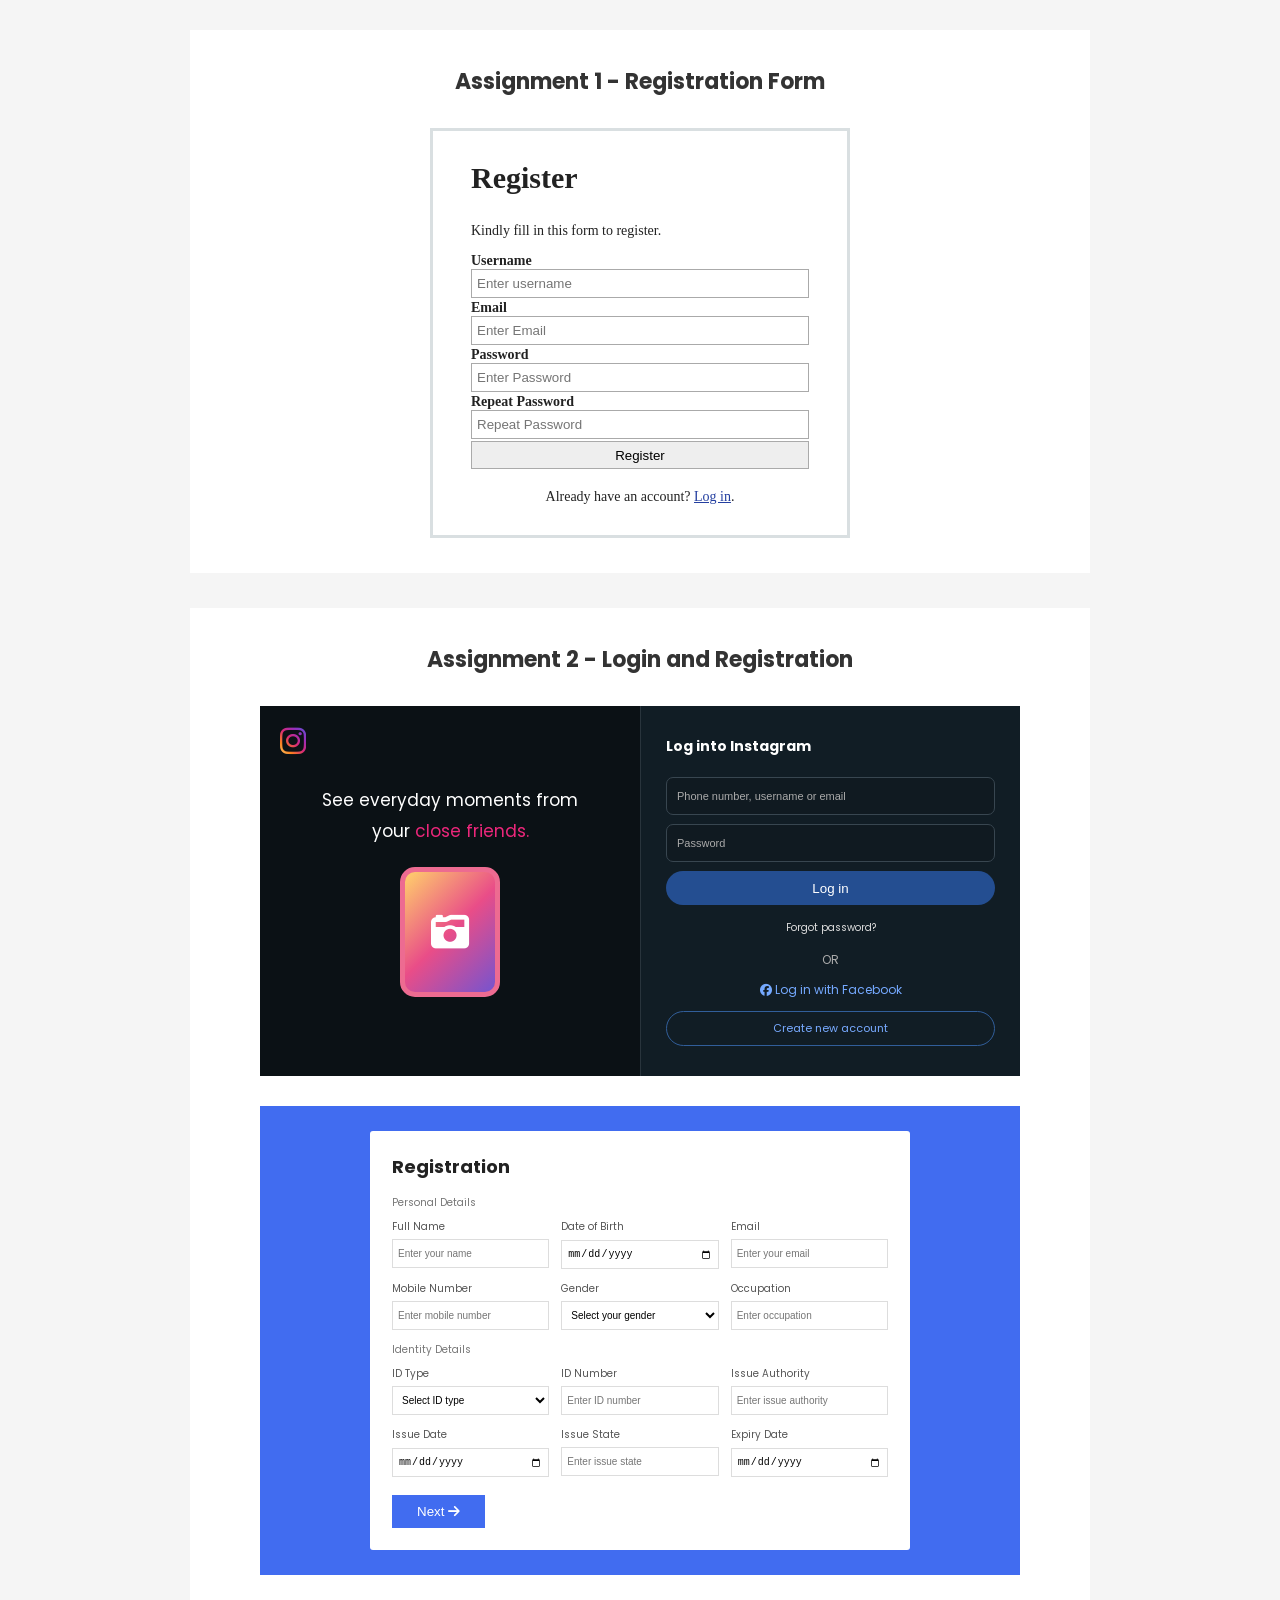
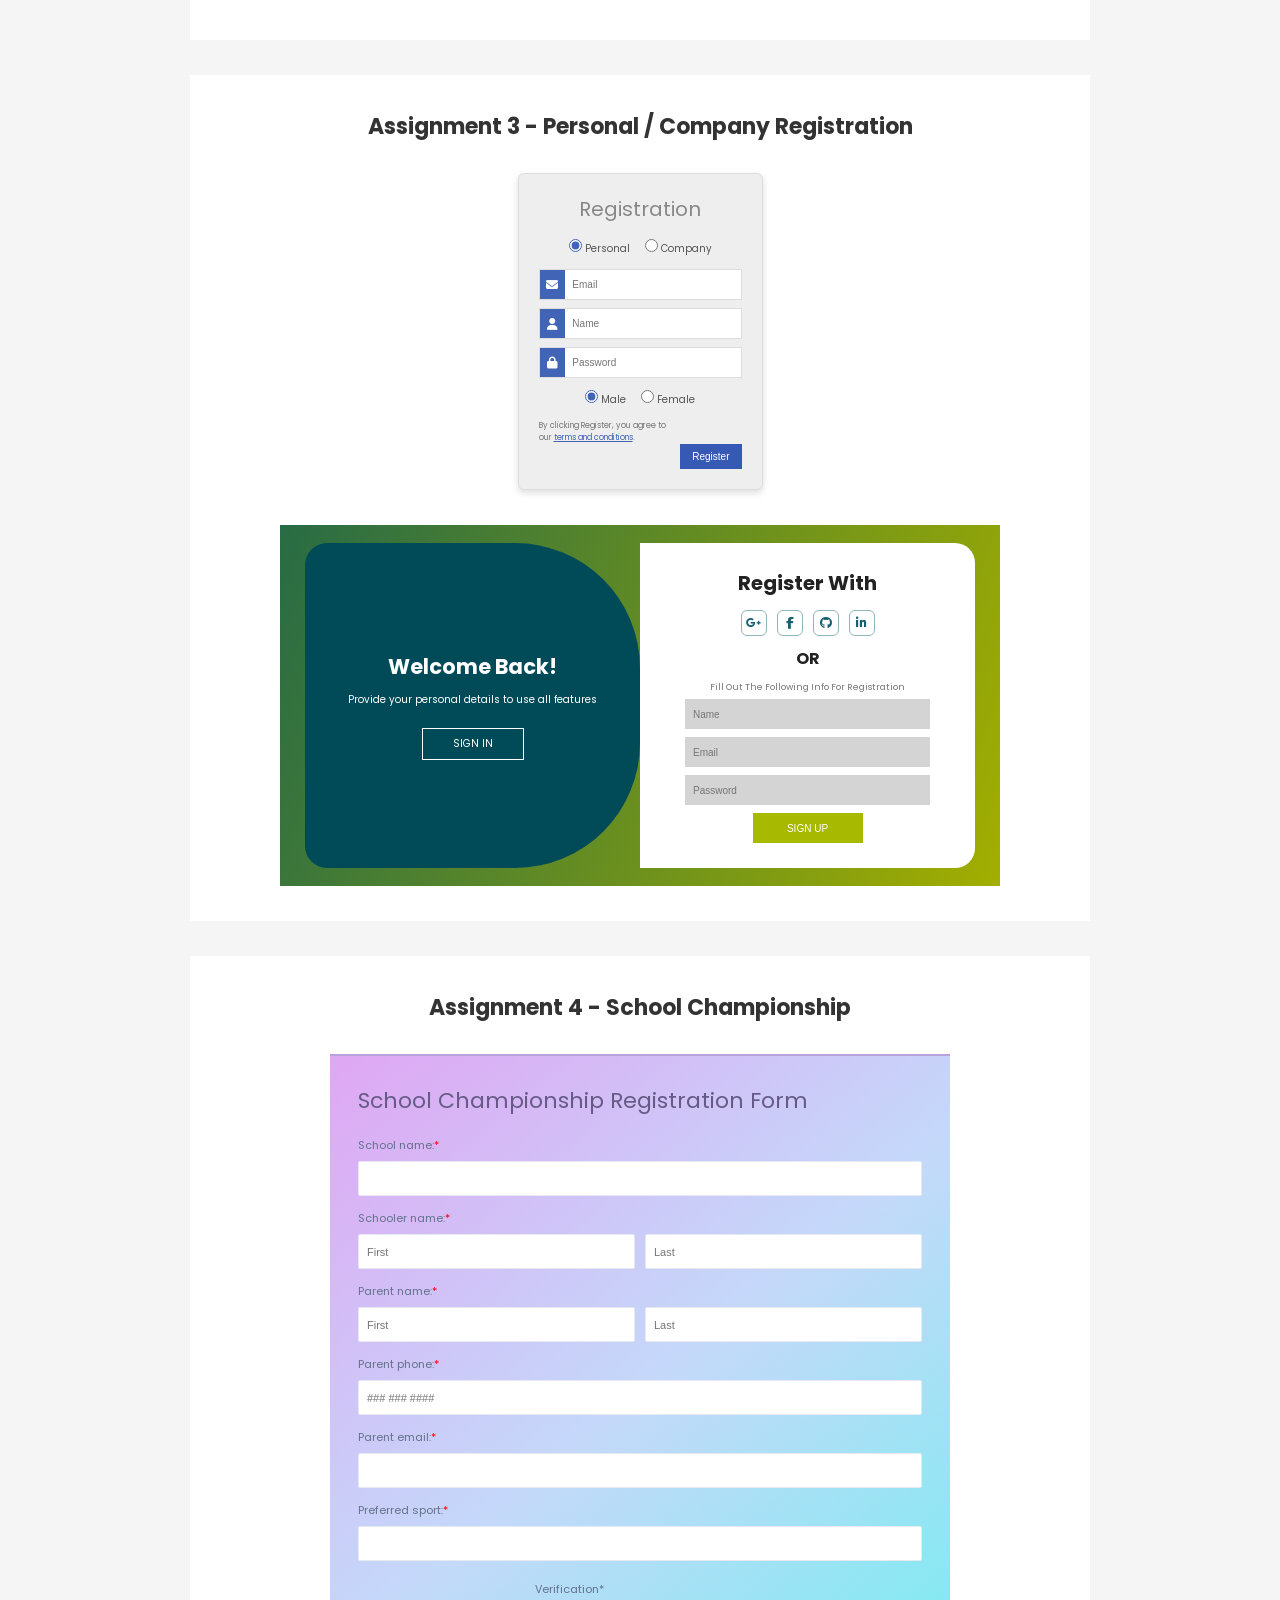
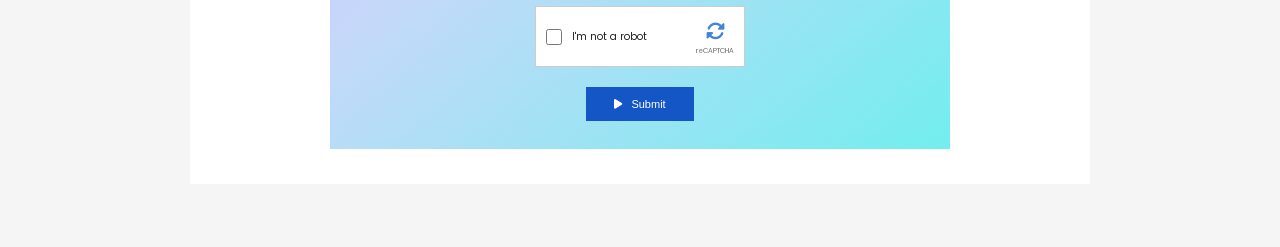
<file: Form Assignment/index.html>
<!DOCTYPE html>
<html lang="en">
<head>
<meta charset="UTF-8">
<meta name="viewport" content="width=device-width, initial-scale=1.0">
<title>Registration Form Assignment</title>


<link href="https://fonts.googleapis.com/css2?family=Poppins:wght@300;400;500;600;700&family=Roboto+Slab:wght@400;600;700&display=swap" rel="stylesheet">


<link rel="stylesheet" href="https://cdnjs.cloudflare.com/ajax/libs/font-awesome/6.5.2/css/all.min.css">

<style>


* {
    margin: 0;
    padding: 0;
    box-sizing: border-box;
}

body {
    background: #f5f5f5;
    font-family: 'Poppins', sans-serif;
    padding: 30px 15px;
    color: #222;
}

.container {
    max-width: 900px;
    margin: auto;
}

.section {
    background: white;
    padding: 35px;
    margin-bottom: 35px;
}

.section-title {
    text-align: center;
    font-size: 22px;
    margin-bottom: 30px;
    color: #333;
}



.simple-form {
    width: 100%;
    max-width: 420px;
    margin: auto;
    padding: 30px 38px;
    border: 3px solid #d9dfe1;
    font-family: Georgia, serif;
}

.simple-form h1 {
    font-size: 30px;
    margin-bottom: 28px;
}

.simple-form p {
    font-size: 14px;
    margin-bottom: 14px;
}

.simple-form label {
    display: block;
    font-weight: bold;
    font-size: 14px;
}

.simple-form input {
    width: 100%;
    height: 29px;
    border: 1px solid #aaa;
    padding: 5px;
    margin-bottom: 2px;
    font-family: Arial, sans-serif;
}

.simple-form button {
    width: 100%;
    height: 28px;
    background: #eee;
    border: 1px solid #aaa;
    cursor: pointer;
    font-family: Arial, sans-serif;
}

.simple-form .login {
    text-align: center;
    margin-top: 20px;
    font-size: 14px;
}

.simple-form a {
    color: #243fa0;
}




.instagram {
    max-width: 760px;
    margin: auto;
    min-height: 290px;
    background: #0b1115;
    display: grid;
    grid-template-columns: 1fr 1fr;
    color: white;
}

.insta-left {
    position: relative;
    display: flex;
    align-items: center;
    justify-content: center;
    flex-direction: column;
    text-align: center;
    padding: 25px;
}

.insta-logo {
    position: absolute;
    left: 20px;
    top: 20px;
    font-size: 30px;
    background: linear-gradient(45deg,#feda75,#fa7e1e,#d62976,#962fbf,#4f5bd5);
    background-clip: text;
    -webkit-background-clip: text;
    color: transparent;
}

.insta-left p {
    font-size: 17px;
    line-height: 1.8;
}

.insta-left span {
    color: #ed277b;
}

.insta-phone {
    width: 100px;
    height: 130px;
    margin-top: 20px;
    border: 5px solid #ed6b91;
    border-radius: 15px;
    background: linear-gradient(135deg,#ffd16b,#e94d88,#7554cf);
    display: flex;
    align-items: center;
    justify-content: center;
    font-size: 38px;
}

.insta-right {
    background: #111d25;
    padding: 30px 25px;
    display: flex;
    justify-content: center;
    flex-direction: column;
    border-left: 1px solid #29343c;
}

.insta-right h3 {
    font-size: 14px;
    margin-bottom: 20px;
}

.insta-right input {
    width: 100%;
    height: 38px;
    margin-bottom: 9px;
    background: #101a21;
    border: 1px solid #384650;
    border-radius: 7px;
    padding: 10px;
    color: white;
    font-size: 11px;
}

.insta-right input::placeholder {
    color: #aaa;
}

.insta-login {
    width: 100%;
    height: 34px;
    border: none;
    border-radius: 20px;
    background: #244e91;
    color: white;
    cursor: pointer;
}

.forgot {
    display: block;
    text-align: center;
    color: #ddd;
    text-decoration: none;
    font-size: 10px;
    margin: 15px;
}

.insta-or {
    text-align: center;
    font-size: 12px;
    margin: 8px;
    color: #aaa;
}

.facebook {
    display: block;
    text-align: center;
    color: #75a9ff;
    text-decoration: none;
    font-size: 12px;
    margin: 12px;
}

.create-account {
    display: block;
    text-align: center;
    padding: 8px;
    border: 1px solid #315e9a;
    border-radius: 20px;
    text-decoration: none;
    color: #78aaff;
    font-size: 11px;
}




.details-bg {
    max-width: 760px;
    margin: 30px auto;
    padding: 25px;
    background: #416cf0;
}

.details-form {
    max-width: 540px;
    margin: auto;
    padding: 22px;
    background: white;
    border-radius: 3px;
}

.details-form h2 {
    font-size: 18px;
    margin-bottom: 15px;
}

.details-form h4 {
    font-size: 10px;
    font-weight: 400;
    color: #777;
    margin: 12px 0 8px;
}

.details-grid {
    display: grid;
    grid-template-columns: repeat(3, 1fr);
    gap: 12px;
}

.details-grid label {
    display: block;
    font-size: 10px;
    color: #555;
    margin-bottom: 4px;
}

.details-grid input,
.details-grid select {
    width: 100%;
    height: 29px;
    padding: 5px;
    border: 1px solid #ddd;
    font-size: 10px;
    background: white;
}

.next-btn {
    margin-top: 18px;
    padding: 9px 25px;
    background: #416cf0;
    border: none;
    color: white;
    cursor: pointer;
}




.compact-form {
    width: 245px;
    margin: auto;
    padding: 20px;
    background: #eee;
    border: 1px solid #ddd;
    border-radius: 6px;
    box-shadow: 0 3px 7px #0002;
}

.compact-form h2 {
    text-align: center;
    font-size: 20px;
    font-weight: 400;
    color: #888;
    margin-bottom: 15px;
}

.radio-options {
    display: flex;
    justify-content: center;
    gap: 15px;
    margin: 12px 0;
}

.radio-options label {
    font-size: 10px;
    color: #555;
}

.radio-options input {
    accent-color: #4164b7;
}

.icon-input {
    display: flex;
    height: 31px;
    margin: 8px 0;
    background: white;
    border: 1px solid #ddd;
}

.icon-input i {
    width: 30px;
    display: grid;
    place-items: center;
    background: #4164b7;
    color: white;
    font-size: 12px;
}

.icon-input input {
    width: 100%;
    min-width: 0;
    border: none;
    padding: 7px;
    font-size: 10px;
}

.terms {
    font-size: 8px;
    color: #777;
    line-height: 1.5;
    width: 140px;
}

.terms a {
    color: #4164b7;
}

.register-btn {
    float: right;
    background: #3659b4;
    color: white;
    border: none;
    padding: 7px 12px;
    font-size: 10px;
    cursor: pointer;
}




.split-form {
    max-width: 720px;
    min-height: 310px;
    margin: 35px auto 0;
    padding: 18px 25px;
    background: linear-gradient(110deg,#286b45,#a2ae00);
    display: grid;
    grid-template-columns: 1fr 1fr;
}

.welcome {
    background: #004b57;
    color: white;
    border-radius: 22px 125px 125px 22px;
    display: flex;
    flex-direction: column;
    justify-content: center;
    align-items: center;
    text-align: center;
    padding: 25px;
}

.welcome h2 {
    font-size: 21px;
    margin-bottom: 10px;
}

.welcome p {
    font-size: 10px;
    line-height: 1.6;
    margin-bottom: 20px;
}

.sign-in {
    text-decoration: none;
    border: 1px solid white;
    color: white;
    padding: 7px 30px;
    font-size: 10px;
}

.signup {
    background: white;
    border-radius: 0 20px 20px 0;
    padding: 25px;
    display: flex;
    flex-direction: column;
    justify-content: center;
    align-items: center;
}

.signup h2 {
    font-size: 20px;
    margin-bottom: 12px;
}

.social-icons {
    display: flex;
    gap: 10px;
}

.social-icons a {
    width: 26px;
    height: 26px;
    border: 1px solid #91b4bd;
    border-radius: 6px;
    display: grid;
    place-items: center;
    color: #176072;
    text-decoration: none;
    font-size: 12px;
}

.signup .or {
    margin: 10px;
    font-weight: bold;
}

.signup p {
    font-size: 9px;
    color: #777;
    margin-bottom: 5px;
}

.signup form {
    width: 100%;
    max-width: 245px;
}

.signup input {
    width: 100%;
    height: 30px;
    background: #d4d4d4;
    border: none;
    margin-bottom: 8px;
    padding: 8px;
    font-size: 10px;
}

.signup button {
    display: block;
    margin: auto;
    width: 110px;
    height: 30px;
    background: #a7b900;
    border: none;
    color: white;
    font-size: 10px;
    cursor: pointer;
}




.school-form {
    max-width: 620px;
    margin: auto;
    padding: 28px;
    background: linear-gradient(140deg,#dfa7f3,#c4d9fa,#72eeee);
    border-top: 2px solid #b9a3df;
}

.school-form h2 {
    font-size: 22px;
    font-weight: 400;
    color: #655b86;
    margin-bottom: 20px;
}

.school-field {
    margin-bottom: 14px;
}

.school-field label {
    display: block;
    font-size: 11px;
    color: #64728c;
    margin-bottom: 7px;
}

.school-field label span {
    color: red;
}

.school-field input {
    width: 100%;
    height: 35px;
    border: 1px solid #e6eaf0;
    border-radius: 2px;
    background: white;
    padding: 8px;
    font-size: 11px;
}

.two-inputs {
    display: grid;
    grid-template-columns: 1fr 1fr;
    gap: 10px;
}

.verification {
    width: 210px;
    margin: 20px auto;
}

.verification p {
    font-size: 11px;
    color: #64728c;
    margin-bottom: 8px;
}

.robot {
    display: flex;
    align-items: center;
    gap: 10px;
    background: white;
    border: 1px solid #ccc;
    padding: 10px;
    font-size: 10px;
}

.robot input {
    width: 16px;
    height: 16px;
}

.recaptcha {
    margin-left: auto;
    text-align: center;
    color: #4285d4;
    font-size: 19px;
}

.recaptcha small {
    display: block;
    font-size: 7px;
    color: #777;
}

.submit-btn {
    display: block;
    margin: auto;
    background: #1456c5;
    color: white;
    border: none;
    padding: 11px 28px;
    font-size: 11px;
    cursor: pointer;
}

.submit-btn i {
    margin-right: 6px;
}



@media(max-width:650px) {

    .section {
        padding: 18px 13px;
    }

    .instagram {
        grid-template-columns: 1fr;
    }

    .insta-left {
        min-height: 250px;
    }

    .insta-right {
        border-left: none;
        border-top: 1px solid #29343c;
    }

    .details-bg {
        padding: 12px;
    }

    .details-grid {
        grid-template-columns: repeat(2,1fr);
    }

    .split-form {
        grid-template-columns: 1fr;
        padding: 12px;
        gap: 10px;
    }

    .welcome {
        min-height: 190px;
        border-radius: 18px 18px 70px 18px;
    }

    .signup {
        min-height: 250px;
        border-radius: 18px;
    }
}

@media(max-width:380px) {

    .details-grid,
    .two-inputs {
        grid-template-columns: 1fr;
    }

    .simple-form {
        padding: 22px 18px;
    }
}

</style>
</head>

<body>

<div class="container">



<section class="section">

<h2 class="section-title">Assignment 1 - Registration Form</h2>

<div class="simple-form">

<h1>Register</h1>

<p>Kindly fill in this form to register.</p>

<form>

<label>Username</label>
<input type="text" placeholder="Enter username" required>

<label>Email</label>
<input type="email" placeholder="Enter Email" required>

<label>Password</label>
<input type="password" placeholder="Enter Password" required>

<label>Repeat Password</label>
<input type="password" placeholder="Repeat Password" required>

<button type="submit">Register</button>

</form>

<div class="login">
Already have an account? <a href="#">Log in</a>.
</div>

</div>
</section>




<section class="section">

<h2 class="section-title">Assignment 2 - Login and Registration</h2>

<div class="instagram">

<div class="insta-left">

<i class="fa-brands fa-instagram insta-logo"></i>

<p>
See everyday moments from<br>
your <span>close friends.</span>
</p>

<div class="insta-phone">
<i class="fa-solid fa-camera-retro"></i>
</div>

</div>

<div class="insta-right">

<h3>Log into Instagram</h3>

<form>

<input type="text" placeholder="Phone number, username or email">

<input type="password" placeholder="Password">

<button class="insta-login" type="submit">Log in</button>

<a href="#" class="forgot">Forgot password?</a>

<div class="insta-or">OR</div>

<a href="#" class="facebook">
<i class="fa-brands fa-facebook"></i>
Log in with Facebook
</a>

<a href="#" class="create-account">Create new account</a>

</form>

</div>

</div>



<div class="details-bg">

<form class="details-form">

<h2>Registration</h2>

<h4>Personal Details</h4>

<div class="details-grid">

<div>
<label>Full Name</label>
<input type="text" placeholder="Enter your name">
</div>

<div>
<label>Date of Birth</label>
<input type="date">
</div>

<div>
<label>Email</label>
<input type="email" placeholder="Enter your email">
</div>

<div>
<label>Mobile Number</label>
<input type="tel" placeholder="Enter mobile number">
</div>

<div>
<label>Gender</label>
<select>
<option>Select your gender</option>
<option>Male</option>
<option>Female</option>
<option>Other</option>
</select>
</div>

<div>
<label>Occupation</label>
<input type="text" placeholder="Enter occupation">
</div>

</div>

<h4>Identity Details</h4>

<div class="details-grid">

<div>
<label>ID Type</label>
<select>
<option>Select ID type</option>
<option>Aadhaar Card</option>
<option>PAN Card</option>
<option>Passport</option>
</select>
</div>

<div>
<label>ID Number</label>
<input type="text" placeholder="Enter ID number">
</div>

<div>
<label>Issue Authority</label>
<input type="text" placeholder="Enter issue authority">
</div>

<div>
<label>Issue Date</label>
<input type="date">
</div>

<div>
<label>Issue State</label>
<input type="text" placeholder="Enter issue state">
</div>

<div>
<label>Expiry Date</label>
<input type="date">
</div>

</div>

<button class="next-btn" type="submit">
Next <i class="fa-solid fa-arrow-right"></i>
</button>

</form>

</div>

</section>




<section class="section">

<h2 class="section-title">Assignment 3 - Personal / Company Registration</h2>

<div class="compact-form">

<h2>Registration</h2>

<form>

<div class="radio-options">

<label>
<input type="radio" name="account" checked> Personal
</label>

<label>
<input type="radio" name="account"> Company
</label>

</div>

<div class="icon-input">
<i class="fa-solid fa-envelope"></i>
<input type="email" placeholder="Email">
</div>

<div class="icon-input">
<i class="fa-solid fa-user"></i>
<input type="text" placeholder="Name">
</div>

<div class="icon-input">
<i class="fa-solid fa-lock"></i>
<input type="password" placeholder="Password">
</div>

<div class="radio-options">

<label>
<input type="radio" name="gender" checked> Male
</label>

<label>
<input type="radio" name="gender"> Female
</label>

</div>

<div class="terms">
By clicking Register, you agree to our
<a href="#">terms and conditions</a>.
</div>

<button class="register-btn" type="submit">Register</button>

<div style="clear:both"></div>

</form>

</div>



<div class="split-form">

<div class="welcome">

<h2>Welcome Back!</h2>

<p>
Provide your personal details to use all features
</p>

<a href="#" class="sign-in">SIGN IN</a>

</div>

<div class="signup">

<h2>Register With</h2>

<div class="social-icons">

<a href="#"><i class="fa-brands fa-google-plus-g"></i></a>
<a href="#"><i class="fa-brands fa-facebook-f"></i></a>
<a href="#"><i class="fa-brands fa-github"></i></a>
<a href="#"><i class="fa-brands fa-linkedin-in"></i></a>

</div>

<div class="or">OR</div>

<p>Fill Out The Following Info For Registration</p>

<form>

<input type="text" placeholder="Name">

<input type="email" placeholder="Email">

<input type="password" placeholder="Password">

<button type="submit">SIGN UP</button>

</form>

</div>

</div>

</section>




<section class="section">

<h2 class="section-title">Assignment 4 - School Championship</h2>

<div class="school-form">

<h2>School Championship Registration Form</h2>

<form>

<div class="school-field">

<label>School name:<span>*</span></label>
<input type="text" required>

</div>

<div class="school-field">

<label>Schooler name:<span>*</span></label>

<div class="two-inputs">
<input type="text" placeholder="First" required>
<input type="text" placeholder="Last" required>
</div>

</div>

<div class="school-field">

<label>Parent name:<span>*</span></label>

<div class="two-inputs">
<input type="text" placeholder="First" required>
<input type="text" placeholder="Last" required>
</div>

</div>

<div class="school-field">

<label>Parent phone:<span>*</span></label>
<input type="tel" placeholder="### ### ####" required>

</div>

<div class="school-field">

<label>Parent email:<span>*</span></label>
<input type="email" required>

</div>

<div class="school-field">

<label>Preferred sport:<span>*</span></label>
<input type="text" required>

</div>

<div class="verification">

<p>Verification<span>*</span></p>

<div class="robot">

<input type="checkbox">

I'm not a robot

<div class="recaptcha">
<i class="fa-solid fa-rotate"></i>
<small>reCAPTCHA</small>
</div>

</div>

</div>

<button class="submit-btn" type="submit">
<i class="fa-solid fa-play"></i> Submit
</button>

</form>

</div>

</section>

</div>

</body>
</html>
</file>
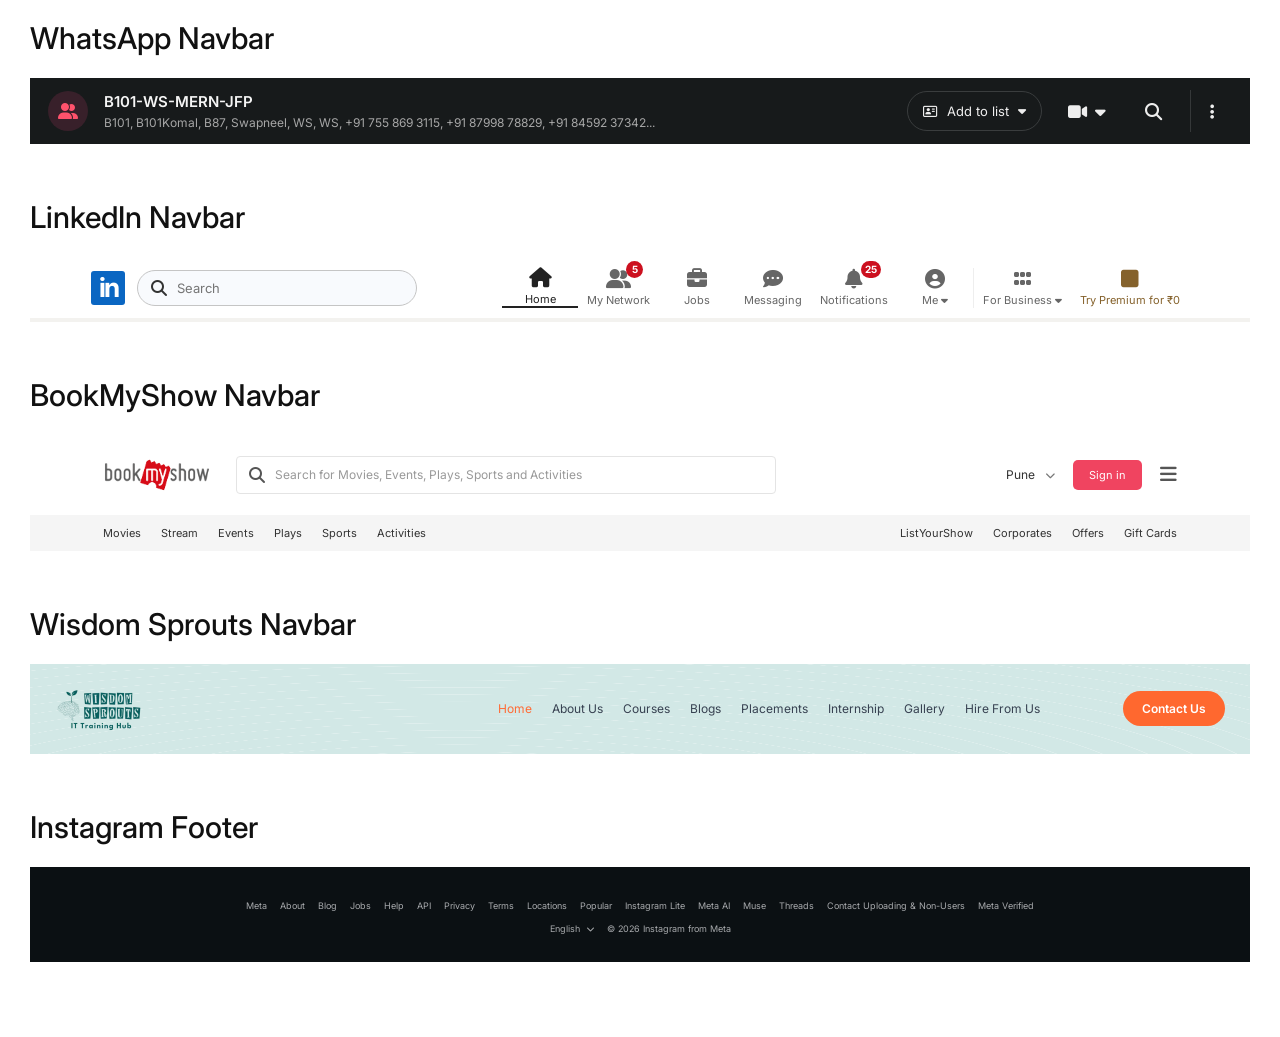
<file: Navbar/navbar.html>
<!DOCTYPE html>
<html lang="en">
<head>
    <meta charset="UTF-8">
    <meta name="viewport" content="width=device-width, initial-scale=1.0">
    <title>Website Navbar Collection</title>

    <!-- Font Awesome -->
    <link rel="stylesheet"
        href="https://cdnjs.cloudflare.com/ajax/libs/font-awesome/6.7.2/css/all.min.css">

    <!-- Google Fonts -->
    <link href="https://fonts.googleapis.com/css2?family=Inter:wght@400;500;600;700&display=swap"
        rel="stylesheet">

    <link rel="stylesheet" href="style.css">
</head>
<body>

    <main class="demo-container">

        <!-- 1. WhatsApp Navbar -->
        <section class="demo-section">
            <h2>WhatsApp Navbar</h2>

            <nav class="whatsapp-navbar">
                <div class="wa-group-icon">
                    <i class="fa-solid fa-user-group"></i>
                </div>

                <div class="wa-group-info">
                    <h3>B101-WS-MERN-JFP</h3>
                    <p>
                        B101, B101Komal, B87, Swapneel, WS, WS, +91 755 869 3115,
                        +91 87998 78829, +91 84592 37342...
                    </p>
                </div>

                <button class="wa-list-button">
                    <i class="fa-regular fa-address-card"></i>
                    <span>Add to list</span>
                    <i class="fa-solid fa-caret-down"></i>
                </button>

                <button class="wa-icon-button" aria-label="Video call">
                    <i class="fa-solid fa-video"></i>
                    <i class="fa-solid fa-caret-down small-caret"></i>
                </button>

                <button class="wa-icon-button" aria-label="Search">
                    <i class="fa-solid fa-magnifying-glass"></i>
                </button>

                <button class="wa-icon-button" aria-label="More options">
                    <i class="fa-solid fa-ellipsis-vertical"></i>
                </button>
            </nav>
        </section>


        <!-- 2. LinkedIn Navbar -->
        <section class="demo-section">
            <h2>LinkedIn Navbar</h2>

            <nav class="linkedin-navbar">
                <a href="#" class="linkedin-logo" aria-label="LinkedIn">
                    in
                </a>

                <label class="linkedin-search">
                    <i class="fa-solid fa-magnifying-glass"></i>
                    <input type="search" placeholder="Search">
                </label>

                <div class="linkedin-links">
                    <a href="#" class="linkedin-item active">
                        <i class="fa-solid fa-house"></i>
                        <span>Home</span>
                    </a>

                    <a href="#" class="linkedin-item">
                        <span class="icon-with-badge">
                            <i class="fa-solid fa-user-group"></i>
                            <b class="notification-badge">5</b>
                        </span>
                        <span>My Network</span>
                    </a>

                    <a href="#" class="linkedin-item">
                        <i class="fa-solid fa-briefcase"></i>
                        <span>Jobs</span>
                    </a>

                    <a href="#" class="linkedin-item">
                        <i class="fa-solid fa-comment-dots"></i>
                        <span>Messaging</span>
                    </a>

                    <a href="#" class="linkedin-item">
                        <span class="icon-with-badge">
                            <i class="fa-solid fa-bell"></i>
                            <b class="notification-badge large">25</b>
                        </span>
                        <span>Notifications</span>
                    </a>

                    <a href="#" class="linkedin-item">
                        <i class="fa-solid fa-circle-user"></i>
                        <span>Me <i class="fa-solid fa-caret-down"></i></span>
                    </a>

                    <a href="#" class="linkedin-item business-link">
                        <i class="fa-solid fa-grip"></i>
                        <span>For Business <i class="fa-solid fa-caret-down"></i></span>
                    </a>

                    <a href="#" class="linkedin-item premium-link">
                        <i class="fa-solid fa-square"></i>
                        <span>Try Premium for ₹0</span>
                    </a>
                </div>
            </nav>
        </section>


        <!-- 3. BookMyShow Navbar -->
        <section class="demo-section">
            <h2>BookMyShow Navbar</h2>

            <nav class="bms-navbar">
                <div class="bms-topbar">
                    <img src="../Navbar/assets/bookmyshow-logo.jpeg" width="10%" height="10%" alt="bookmyshow-logo">
                    

                    <label class="bms-search">
                        <i class="fa-solid fa-magnifying-glass"></i>
                        <input type="search"
                            placeholder="Search for Movies, Events, Plays, Sports and Activities">
                    </label>

                    <div class="bms-actions">
                        <button class="bms-city">
                            Pune <i class="fa-solid fa-chevron-down"></i>
                        </button>

                        <button class="bms-signin">Sign in</button>

                        <button class="bms-menu" aria-label="Menu">
                            <i class="fa-solid fa-bars"></i>
                        </button>
                    </div>
                </div>

                <div class="bms-bottom-bar">
                    <div class="bms-categories">
                        <a href="#">Movies</a>
                        <a href="#">Stream</a>
                        <a href="#">Events</a>
                        <a href="#">Plays</a>
                        <a href="#">Sports</a>
                        <a href="#">Activities</a>
                    </div>

                    <div class="bms-extra-links">
                        <a href="#">ListYourShow</a>
                        <a href="#">Corporates</a>
                        <a href="#">Offers</a>
                        <a href="#">Gift Cards</a>
                    </div>
                </div>
            </nav>
        </section>


        <!-- 4. Wisdom Sprouts Navbar -->
        <section class="demo-section">
            <h2>Wisdom Sprouts Navbar</h2>

            <nav class="wisdom-navbar">
                <a href="#" class="wisdom-logo">
                    <img src="../Navbar/assets/wisdom-sprouts-it-training-institute-pune-logo.webp" alt="" height="25%" width="25%">
                    
                </a>

                <button class="wisdom-toggle" aria-label="Toggle navigation">
                    <i class="fa-solid fa-bars"></i>
                </button>

                <div class="wisdom-links">
                    <a href="#" class="wisdom-active">Home</a>
                    <a href="#">About Us</a>
                    <a href="#">Courses</a>
                    <a href="#">Blogs</a>
                    <a href="#">Placements</a>
                    <a href="#">Internship</a>
                    <a href="#">Gallery</a>
                    <a href="#">Hire From Us</a>
                </div>

                <a href="#" class="wisdom-contact">Contact Us</a>
            </nav>
        </section>


        <!-- 5. Instagram Footer -->
        <section class="demo-section">
            <h2>Instagram Footer</h2>

            <footer class="instagram-footer">
                <div class="instagram-footer-links">
                    <a href="#">Meta</a>
                    <a href="#">About</a>
                    <a href="#">Blog</a>
                    <a href="#">Jobs</a>
                    <a href="#">Help</a>
                    <a href="#">API</a>
                    <a href="#">Privacy</a>
                    <a href="#">Terms</a>
                    <a href="#">Locations</a>
                    <a href="#">Popular</a>
                    <a href="#">Instagram Lite</a>
                    <a href="#">Meta AI</a>
                    <a href="#">Muse</a>
                    <a href="#">Threads</a>
                    <a href="#">Contact Uploading & Non-Users</a>
                    <a href="#">Meta Verified</a>
                </div>

                <div class="instagram-footer-bottom">
                    <button class="instagram-language">
                        English <i class="fa-solid fa-chevron-down"></i>
                    </button>

                    <p>© 2026 Instagram from Meta</p>
                </div>
            </footer>
        </section>

    </main>

</body>
</html>
</file>
<file: Navbar/style.css>
/* GLOBAL STYLES */

* {
    margin: 0;
    padding: 0;
    box-sizing: border-box;
}

body {
    font-family: 'Inter', Arial, sans-serif;
    background: #ffffff;
    color: #111111;
}

a {
    text-decoration: none;
    color: inherit;
}

button,
input {
    font: inherit;
}

button {
    cursor: pointer;
    border: none;
}

.demo-container {
    width: 100%;
    max-width: 1500px;
    margin: 0 auto;
    padding: 20px 30px;
}

.demo-section {
    margin-bottom: 55px;
}

.demo-section h2 {
    font-size: 30px;
    font-weight: 500;
    margin-bottom: 22px;
}


   /* 1. WHATSAPP NAVBAR */

.whatsapp-navbar {
    min-height: 66px;
    padding: 10px 18px;
    display: flex;
    align-items: center;
    gap: 16px;
    background: #171a1b;
    color: #f5f5f5;
}

.wa-group-icon {
    width: 40px;
    height: 40px;
    min-width: 40px;
    display: grid;
    place-items: center;
    border-radius: 50%;
    color: #ff526c;
    background: #38202a;
    font-size: 16px;
}

.wa-group-info {
    flex: 1;
    min-width: 0;
    overflow: hidden;
}

.wa-group-info h3 {
    font-size: 15px;
    font-weight: 600;
    margin-bottom: 4px;
}

.wa-group-info p {
    color: #a6a6a6;
    font-size: 12px;
    white-space: nowrap;
    overflow: hidden;
    text-overflow: ellipsis;
}

.wa-list-button {
    display: flex;
    align-items: center;
    gap: 9px;
    padding: 11px 15px;
    border: 1px solid #3a3d3e;
    border-radius: 25px;
    background: transparent;
    color: #eeeeee;
    white-space: nowrap;
    font-size: 13px;
}

.wa-list-button:hover,
.wa-icon-button:hover {
    background: #292c2d;
}

.wa-icon-button {
    display: flex;
    align-items: center;
    justify-content: center;
    gap: 8px;
    min-width: 42px;
    height: 42px;
    padding: 0 10px;
    color: #eeeeee;
    background: transparent;
    font-size: 17px;
}

.wa-icon-button:last-child {
    border-left: 1px solid #353839;
}


/* ==============================
   2. LINKEDIN NAVBAR
============================== */

.linkedin-navbar {
    min-height: 65px;
    display: flex;
    align-items: center;
    gap: 12px;
    padding: 8px 5%;
    border-bottom: 4px solid #f3f2ef;
    background: #ffffff;
}

.linkedin-logo {
    display: grid;
    place-items: center;
    width: 34px;
    height: 34px;
    min-width: 34px;
    border-radius: 3px;
    background: #0a66c2;
    color: #ffffff;
    font-size: 27px;
    line-height: 1;
    font-weight: 700;
    letter-spacing: -2px;
}

.linkedin-search {
    display: flex;
    align-items: center;
    gap: 10px;
    width: 280px;
    height: 36px;
    padding: 0 13px;
    border: 1px solid #c5c5c5;
    border-radius: 22px;
    background: #f8fafd;
    color: #333333;
}

.linkedin-search input {
    width: 100%;
    min-width: 0;
    border: none;
    outline: none;
    background: transparent;
    font-size: 13px;
}

.linkedin-links {
    display: flex;
    align-items: stretch;
    justify-content: flex-end;
    gap: 0;
    flex: 1;
    min-width: 0;
}

.linkedin-item {
    position: relative;
    min-width: 76px;
    padding: 0 9px;
    display: flex;
    flex-direction: column;
    align-items: center;
    justify-content: center;
    gap: 4px;
    color: #666666;
    font-size: 11px;
    white-space: nowrap;
}

.linkedin-item > i {
    font-size: 20px;
}

.linkedin-item.active {
    color: #222222;
    border-bottom: 2px solid #222222;
}

.linkedin-item:hover {
    color: #111111;
}

.icon-with-badge {
    position: relative;
    display: inline-flex;
    font-size: 20px;
}

.notification-badge {
    position: absolute;
    top: -8px;
    right: -12px;
    display: grid;
    place-items: center;
    min-width: 17px;
    height: 17px;
    padding: 0 4px;
    border-radius: 20px;
    background: #cc101f;
    color: #ffffff;
    font-size: 10px;
}

.notification-badge.large {
    right: -18px;
}

.business-link {
    border-left: 1px solid #eeeeee;
}

.premium-link {
    color: #85622c;
}


/* ==============================
   3. BOOKMYSHOW NAVBAR
============================== */

.bms-navbar {
    background: #ffffff;
    color: #333333;
}

.bms-topbar {
    min-height: 65px;
    display: flex;
    align-items: center;
    gap: 25px;
    padding: 10px 6%;
}

.bms-logo {
    flex-shrink: 0;
    font-size: 20px;
    font-weight: 600;
    letter-spacing: -1px;
    color: #333333;
}

.bms-logo span {
    color: #e84159;
    font-weight: 800;
}

.bms-search {
    display: flex;
    align-items: center;
    gap: 10px;
    flex: 1;
    max-width: 540px;
    height: 38px;
    padding: 0 12px;
    border: 1px solid #e4e4e4;
    border-radius: 4px;
    color: #555555;
}

.bms-search input {
    width: 100%;
    min-width: 0;
    outline: none;
    border: none;
    background: transparent;
    font-size: 12px;
}

.bms-search input::placeholder {
    color: #999999;
}

.bms-actions {
    display: flex;
    align-items: center;
    gap: 18px;
    margin-left: auto;
}

.bms-city {
    background: transparent;
    color: #333333;
    font-size: 12px;
    white-space: nowrap;
}

.bms-city i {
    margin-left: 7px;
    color: #777777;
    font-size: 10px;
}

.bms-signin {
    padding: 8px 16px;
    border-radius: 5px;
    background: #f04460;
    color: white;
    font-size: 11px;
}

.bms-signin:hover {
    background: #d92f4d;
}

.bms-menu {
    background: transparent;
    color: #555555;
    font-size: 19px;
}

.bms-bottom-bar {
    min-height: 36px;
    padding: 0 6%;
    display: flex;
    align-items: center;
    justify-content: space-between;
    gap: 20px;
    background: #f5f5f5;
}

.bms-categories,
.bms-extra-links {
    display: flex;
    align-items: center;
    gap: 20px;
}

.bms-bottom-bar a {
    font-size: 11px;
    white-space: nowrap;
}

.bms-bottom-bar a:hover {
    color: #e84159;
}



   /* 4. WISDOM SPROUTS NAVBAR */


.wisdom-navbar {
    min-height: 90px;
    display: flex;
    align-items: center;
    justify-content: space-between;
    gap: 24px;
    padding: 16px 25px;
    background-color: #d2e8e6;

    /* Decorative curved background pattern */
    background-image:
        repeating-radial-gradient(
            ellipse at 35% 150%,
            transparent 0 24px,
            rgba(255, 255, 255, 0.27) 25px 26px,
            transparent 27px 42px
        );
}

.wisdom-logo {
    display: flex;
    align-items: center;
    gap: 7px;
    flex-shrink: 0;
    color: #4c8f8a;
}

.wisdom-logo > i {
    font-size: 26px;
}

.wisdom-logo span {
    display: flex;
    flex-direction: column;
    font-size: 12px;
    line-height: 1.05;
    letter-spacing: 1px;
}

.wisdom-logo small {
    margin-top: 4px;
    font-size: 8px;
    letter-spacing: 0;
}

.wisdom-links {
    display: flex;
    align-items: center;
    justify-content: center;
    gap: 20px;
    flex: 1;
}

.wisdom-links a {
    font-size: 12px;
    color: #374151;
    white-space: nowrap;
    transition: color 0.2s ease;
}

.wisdom-links a:hover,
.wisdom-links a.wisdom-active {
    color: #ff6b35;
}

.wisdom-contact {
    padding: 10px 19px;
    border-radius: 30px;
    background: #ff682f;
    color: #ffffff;
    font-size: 12px;
    font-weight: 600;
    white-space: nowrap;
    transition: background 0.2s ease;
}

.wisdom-contact:hover {
    background: #e95420;
}

.wisdom-toggle {
    display: none;
    background: transparent;
    color: #374151;
    font-size: 22px;
}


   /* 5. INSTAGRAM FOOTER */

.instagram-footer {
    min-height: 95px;
    padding: 17px 20px 12px;
    display: flex;
    flex-direction: column;
    justify-content: center;
    gap: 12px;
    background: #0b1013;
    color: #a8aaad;
}

.instagram-footer-links {
    display: flex;
    align-items: center;
    justify-content: center;
    flex-wrap: wrap;
    gap: 9px 13px;
}

.instagram-footer-links a {
    font-size: 9px;
    white-space: nowrap;
}

.instagram-footer-links a:hover {
    color: #ffffff;
    text-decoration: underline;
}

.instagram-footer-bottom {
    display: flex;
    align-items: center;
    justify-content: center;
    gap: 12px;
    font-size: 9px;
}

.instagram-language {
    background: transparent;
    color: #a8aaad;
    font-size: 9px;
}

.instagram-language i {
    margin-left: 4px;
    font-size: 8px;
}



   /* RESPONSIVE DESIGN */

@media (max-width: 1100px) {
    .demo-container {
        padding: 20px;
    }

    .linkedin-navbar {
        flex-wrap: wrap;
    }

    .linkedin-search {
        width: 220px;
    }

    .linkedin-links {
        overflow-x: auto;
        justify-content: flex-start;
        padding-bottom: 5px;
    }

    .wisdom-navbar {
        gap: 12px;
    }

    .wisdom-links {
        gap: 12px;
    }

    .wisdom-links a {
        font-size: 11px;
    }

    .bms-bottom-bar {
        overflow-x: auto;
    }
}

@media (max-width: 768px) {
    .demo-container {
        padding: 16px;
    }

    .demo-section {
        margin-bottom: 40px;
    }

    .demo-section h2 {
        font-size: 24px;
    }

    /* WhatsApp */
    .whatsapp-navbar {
        gap: 10px;
        padding: 10px;
    }

    .wa-group-info p {
        max-width: 260px;
    }

    .wa-list-button span,
    .wa-list-button .fa-caret-down {
        display: none;
    }

    .wa-list-button {
        padding: 11px;
    }

    /* LinkedIn */
    .linkedin-navbar {
        padding: 10px;
        gap: 10px;
    }

    .linkedin-search {
        flex: 1;
        width: auto;
    }

    .linkedin-links {
        width: 100%;
        flex-basis: 100%;
    }

    .linkedin-item {
        min-width: 75px;
    }

    /* BookMyShow */
    .bms-topbar {
        flex-wrap: wrap;
        gap: 14px;
        padding: 14px;
    }

    .bms-search {
        order: 3;
        flex-basis: 100%;
        max-width: none;
    }

    .bms-actions {
        gap: 12px;
    }

    .bms-bottom-bar {
        padding: 12px 14px;
        align-items: flex-start;
        flex-direction: column;
    }

    .bms-categories,
    .bms-extra-links {
        gap: 16px;
        overflow-x: auto;
        width: 100%;
    }

    /* Wisdom Sprouts */
    .wisdom-navbar {
        position: relative;
        flex-wrap: wrap;
        min-height: 75px;
        padding: 15px;
    }

    .wisdom-toggle {
        display: block;
        margin-left: auto;
    }

    .wisdom-links {
        display: none;
        flex-basis: 100%;
        flex-direction: column;
        align-items: flex-start;
        gap: 18px;
        padding: 12px 0;
    }

    .wisdom-contact {
        display: none;
    }

    /* Instagram */
    .instagram-footer {
        padding: 20px 12px;
    }

    .instagram-footer-links {
        gap: 12px;
    }

    .instagram-footer-bottom {
        flex-wrap: wrap;
    }
}

@media (max-width: 420px) {
    .demo-container {
        padding: 12px;
    }

    .demo-section h2 {
        font-size: 21px;
    }

    .wa-group-icon {
        width: 34px;
        height: 34px;
        min-width: 34px;
    }

    .wa-group-info h3 {
        font-size: 12px;
    }

    .wa-group-info p {
        font-size: 10px;
        max-width: 150px;
    }

    .wa-icon-button {
        min-width: 30px;
        padding: 0 5px;
        font-size: 14px;
    }

    .linkedin-item {
        min-width: 68px;
        padding: 0 7px;
        font-size: 10px;
    }

    .bms-logo {
        font-size: 18px;
    }

    .bms-actions {
        margin-left: auto;
    }

    .instagram-footer-links a {
        font-size: 9px;
    }
}
</file>
